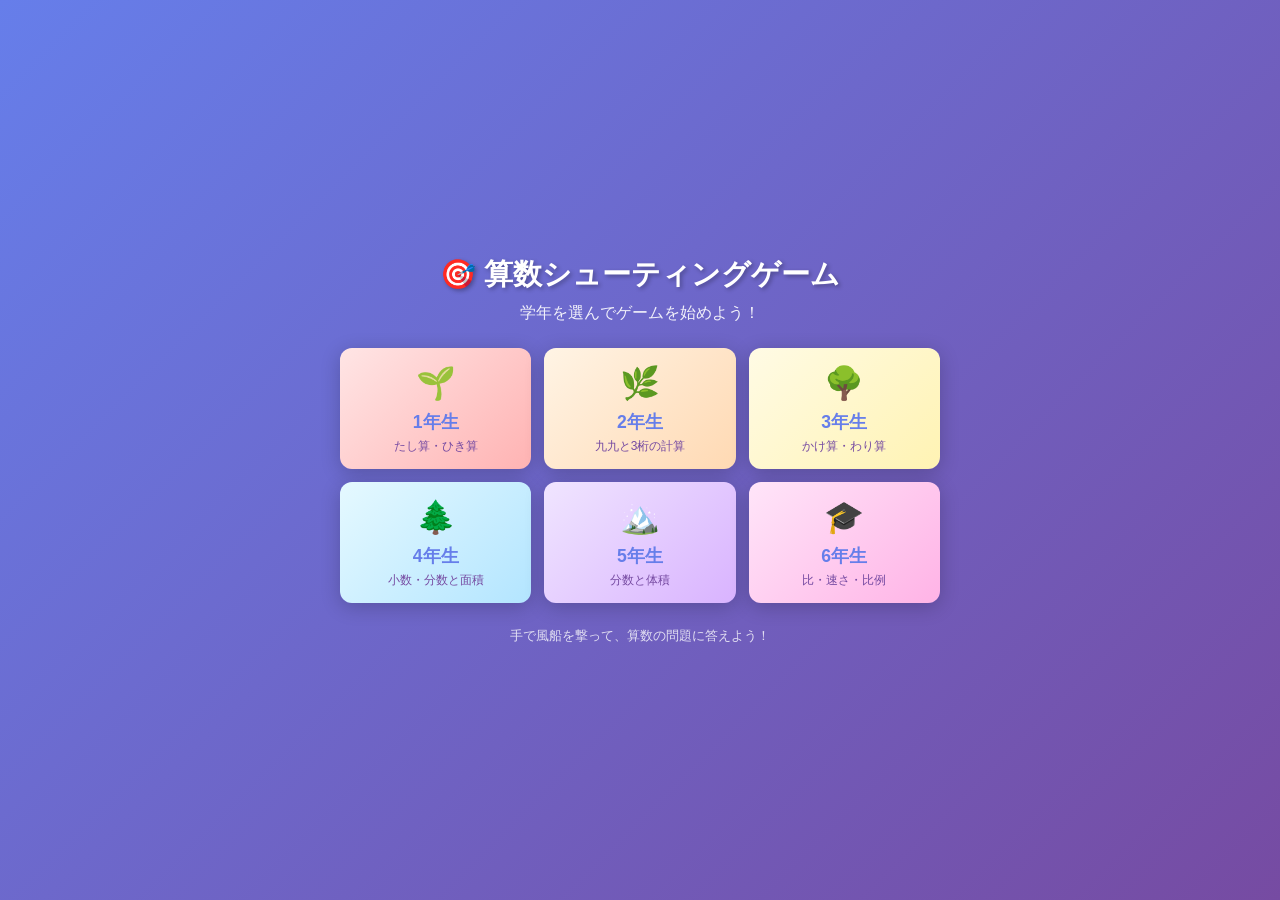
<file: index.html>
<!DOCTYPE html>
<html lang="ja">
<head>
    <meta charset="UTF-8">
    <meta name="viewport" content="width=device-width, initial-scale=1.0, maximum-scale=1.0, user-scalable=no">
    <meta name="apple-mobile-web-app-capable" content="yes">
    <meta name="mobile-web-app-capable" content="yes">
    <title>算数シューティングゲーム - 学年選択</title>
    <link rel="stylesheet" href="style.css">
</head>
<body>
    <!-- メイン画面 (学年選択) -->
    <div class="main-screen" id="mainScreen">
        <h1 class="main-title">🎯 算数シューティングゲーム</h1>
        <p class="main-subtitle">学年を選んでゲームを始めよう！</p>

        <div class="grade-selection" id="gradeSelection">
            <button class="grade-btn" data-grade="1">
                <div class="grade-emoji">🌱</div>
                <div class="grade-name">1年生</div>
                <div class="grade-desc">たし算・ひき算</div>
            </button>

            <button class="grade-btn" data-grade="2">
                <div class="grade-emoji">🌿</div>
                <div class="grade-name">2年生</div>
                <div class="grade-desc">九九と3桁の計算</div>
            </button>

            <button class="grade-btn" data-grade="3">
                <div class="grade-emoji">🌳</div>
                <div class="grade-name">3年生</div>
                <div class="grade-desc">かけ算・わり算</div>
            </button>

            <button class="grade-btn" data-grade="4">
                <div class="grade-emoji">🌲</div>
                <div class="grade-name">4年生</div>
                <div class="grade-desc">小数・分数と面積</div>
            </button>

            <button class="grade-btn" data-grade="5">
                <div class="grade-emoji">🏔️</div>
                <div class="grade-name">5年生</div>
                <div class="grade-desc">分数と体積</div>
            </button>

            <button class="grade-btn" data-grade="6">
                <div class="grade-emoji">🎓</div>
                <div class="grade-name">6年生</div>
                <div class="grade-desc">比・速さ・比例</div>
            </button>
        </div>

        <p style="color: rgba(255, 255, 255, 0.8); font-size: 0.8rem; text-align: center; max-width: 500px; line-height: 1.4; margin-top: 0.5rem;">
            手で風船を撃って、算数の問題に答えよう！
        </p>
    </div>

    <script>
        // 学年選択のイベントリスナー
        document.querySelectorAll('.grade-btn').forEach(btn => {
            btn.addEventListener('click', function() {
                const grade = this.getAttribute('data-grade');
                // 選択された学年をローカルストレージに保存
                localStorage.setItem('selectedGrade', grade);
                // ゲーム画面に遷移
                window.location.href = 'game.html';
            });
        });

        // エンターキーでも動作するようにアクセシビリティを向上
        document.querySelectorAll('.grade-btn').forEach(btn => {
            btn.addEventListener('keypress', function(e) {
                if (e.key === 'Enter' || e.key === ' ') {
                    e.preventDefault();
                    this.click();
                }
            });
        });
    </script>
</body>
</html>
</file>
<file: style.css>
/* ==========================================
   Math Shooting Game - Styles
   学年選択機能付き算数シューティングゲーム
   ========================================== */

* {
    margin: 0;
    padding: 0;
    box-sizing: border-box;
    -webkit-tap-highlight-color: transparent;
}

body {
    font-family: -apple-system, BlinkMacSystemFont, 'Segoe UI', Roboto, 'Hiragino Sans', 'Noto Sans JP', sans-serif;
    overflow: hidden;
    background: linear-gradient(135deg, #667eea 0%, #764ba2 100%);
    touch-action: none;
    padding: env(safe-area-inset-top) env(safe-area-inset-right) env(safe-area-inset-bottom) env(safe-area-inset-left);
}

/* ==========================================
   メイン画面 (学年選択)
   ========================================== */

.main-screen {
    position: fixed;
    top: 0;
    left: 0;
    width: 100vw;
    height: 100vh;
    display: flex;
    flex-direction: column;
    justify-content: center;
    align-items: center;
    background: linear-gradient(135deg, #667eea 0%, #764ba2 100%);
    z-index: 2000;
    padding: 1rem 1.5rem;
    overflow-y: auto;
}

.main-screen.hidden {
    display: none;
}

.main-title {
    color: white;
    font-size: 1.8rem;
    font-weight: bold;
    margin-bottom: 0.5rem;
    text-align: center;
    text-shadow: 2px 2px 4px rgba(0, 0, 0, 0.3);
}

.main-subtitle {
    color: rgba(255, 255, 255, 0.9);
    font-size: 1rem;
    margin-bottom: 1.5rem;
    text-align: center;
}

.grade-selection {
    display: grid;
    grid-template-columns: repeat(3, 1fr);
    gap: 0.8rem;
    width: 100%;
    max-width: 600px;
    margin-bottom: 1rem;
}

.grade-btn {
    padding: 1rem 0.5rem;
    font-size: 1rem;
    border: none;
    border-radius: 12px;
    background: white;
    color: #667eea;
    cursor: pointer;
    transition: all 0.3s ease;
    font-weight: bold;
    box-shadow: 0 4px 20px rgba(0, 0, 0, 0.2);
    display: flex;
    flex-direction: column;
    align-items: center;
    gap: 0.3rem;
    min-height: 120px;
    justify-content: center;
}

.grade-btn:hover {
    transform: translateY(-3px);
    box-shadow: 0 6px 25px rgba(0, 0, 0, 0.3);
}

.grade-btn:active {
    transform: scale(0.95);
}

.grade-emoji {
    font-size: 2rem;
    margin-bottom: 0.2rem;
}

.grade-name {
    font-size: 1.1rem;
    color: #667eea;
}

.grade-desc {
    font-size: 0.75rem;
    color: #764ba2;
    font-weight: normal;
    text-align: center;
    line-height: 1.2;
}

/* グレードごとの色分け */
.grade-btn[data-grade="1"] { background: linear-gradient(135deg, #FFE5E5 0%, #FFB3B3 100%); }
.grade-btn[data-grade="2"] { background: linear-gradient(135deg, #FFF4E5 0%, #FFD9B3 100%); }
.grade-btn[data-grade="3"] { background: linear-gradient(135deg, #FFFBE5 0%, #FFF3B3 100%); }
.grade-btn[data-grade="4"] { background: linear-gradient(135deg, #E5F9FF 0%, #B3E5FF 100%); }
.grade-btn[data-grade="5"] { background: linear-gradient(135deg, #F0E5FF 0%, #D9B3FF 100%); }
.grade-btn[data-grade="6"] { background: linear-gradient(135deg, #FFE5F9 0%, #FFB3E6 100%); }

/* ==========================================
   ゲーム画面
   ========================================== */

#gameCanvas {
    display: block;
    width: 100vw;
    height: 100vh;
    position: fixed;
    top: 0;
    left: 0;
    background: #000;
}

#hiddenVideo {
    position: absolute;
    top: -9999px;
    left: -9999px;
    width: 1px;
    height: 1px;
    opacity: 0;
    pointer-events: none;
}

/* ==========================================
   オーバーレイ
   ========================================== */

.overlay {
    position: fixed;
    top: 0;
    left: 0;
    width: 100vw;
    height: 100vh;
    display: flex;
    flex-direction: column;
    justify-content: center;
    align-items: center;
    background: rgba(0, 0, 0, 0.95);
    z-index: 1000;
    transition: opacity 0.3s;
    padding: env(safe-area-inset-top) env(safe-area-inset-right) env(safe-area-inset-bottom) env(safe-area-inset-left);
}

.overlay.hidden {
    opacity: 0;
    pointer-events: none;
}

.overlay h1 {
    color: #fff;
    font-size: 2.5rem;
    margin-bottom: 1rem;
    text-align: center;
    padding: 0 1rem;
}

.overlay p {
    color: #aaa;
    font-size: 1rem;
    margin-bottom: 2rem;
    text-align: center;
    padding: 0 1rem;
    max-width: 600px;
    line-height: 1.5;
}

/* ==========================================
   ボタン
   ========================================== */

.btn {
    padding: 1rem 2rem;
    margin: 0.5rem;
    font-size: 1.2rem;
    border: none;
    border-radius: 12px;
    background: linear-gradient(135deg, #667eea 0%, #764ba2 100%);
    color: white;
    cursor: pointer;
    transition: transform 0.2s, box-shadow 0.2s;
    font-weight: bold;
    box-shadow: 0 4px 20px rgba(102, 126, 234, 0.4);
}

.btn:active {
    transform: scale(0.95);
    box-shadow: 0 2px 10px rgba(102, 126, 234, 0.3);
}

.btn-secondary {
    background: linear-gradient(135deg, #f093fb 0%, #f5576c 100%);
    box-shadow: 0 4px 20px rgba(240, 147, 251, 0.4);
}

.btn-success {
    background: linear-gradient(135deg, #4facfe 0%, #00f2fe 100%);
    box-shadow: 0 4px 20px rgba(79, 172, 254, 0.4);
}

/* ==========================================
   レスポンシブデザイン
   ========================================== */

@media (max-width: 768px) {
    .main-title {
        font-size: 1.6rem;
    }

    .main-subtitle {
        font-size: 0.9rem;
    }

    .grade-selection {
        grid-template-columns: repeat(3, 1fr);
        gap: 0.6rem;
    }

    .grade-btn {
        padding: 0.8rem 0.4rem;
        font-size: 0.95rem;
        min-height: 110px;
    }

    .grade-emoji {
        font-size: 1.8rem;
    }

    .grade-name {
        font-size: 1rem;
    }

    .grade-desc {
        font-size: 0.7rem;
    }
}

@media (max-width: 480px) {
    .main-screen {
        padding: 0.5rem 1rem;
    }

    .main-title {
        font-size: 1.4rem;
        margin-bottom: 0.3rem;
    }

    .main-subtitle {
        font-size: 0.85rem;
        margin-bottom: 1rem;
    }

    .grade-selection {
        grid-template-columns: repeat(3, 1fr);
        gap: 0.5rem;
        max-width: 100%;
    }

    .grade-btn {
        padding: 0.7rem 0.3rem;
        font-size: 0.85rem;
        min-height: 100px;
        border-radius: 10px;
    }

    .grade-emoji {
        font-size: 1.6rem;
    }

    .grade-name {
        font-size: 0.9rem;
    }

    .grade-desc {
        font-size: 0.65rem;
    }
}

/* ==========================================
   アニメーション
   ========================================== */

@keyframes fadeIn {
    from {
        opacity: 0;
        transform: translateY(20px);
    }
    to {
        opacity: 1;
        transform: translateY(0);
    }
}

.main-screen > * {
    animation: fadeIn 0.6s ease-out;
}

.grade-btn {
    animation: fadeIn 0.6s ease-out;
}

.grade-btn:nth-child(1) { animation-delay: 0.1s; }
.grade-btn:nth-child(2) { animation-delay: 0.2s; }
.grade-btn:nth-child(3) { animation-delay: 0.3s; }
.grade-btn:nth-child(4) { animation-delay: 0.4s; }
.grade-btn:nth-child(5) { animation-delay: 0.5s; }
.grade-btn:nth-child(6) { animation-delay: 0.6s; }

/* ==========================================
   ローディング
   ========================================== */

.loading {
    display: inline-block;
    width: 50px;
    height: 50px;
    border: 5px solid rgba(255, 255, 255, 0.3);
    border-radius: 50%;
    border-top-color: white;
    animation: spin 1s linear infinite;
}

@keyframes spin {
    to { transform: rotate(360deg); }
}

/* ==========================================
   戻るボタン (ゲーム画面用)
   ========================================== */

.back-btn-bottom {
    position: fixed;
    bottom: 20px;
    right: 20px;
    padding: 0.8rem 1.5rem;
    font-size: 0.9rem;
    border: none;
    border-radius: 10px;
    background: rgba(255, 255, 255, 0.15);
    color: white;
    cursor: pointer;
    transition: all 0.3s ease;
    font-weight: bold;
    z-index: 100;
    backdrop-filter: blur(10px);
    box-shadow: 0 2px 10px rgba(0, 0, 0, 0.3);
}

.back-btn-bottom:hover {
    background: rgba(255, 255, 255, 0.25);
    transform: scale(1.05);
}

.back-btn-bottom:active {
    transform: scale(0.95);
}

/* モバイル対応 */
@media (max-width: 768px) {
    .back-btn-bottom {
        padding: 0.6rem 1.2rem;
        font-size: 0.85rem;
        bottom: 15px;
        right: 15px;
    }
}
</file>
